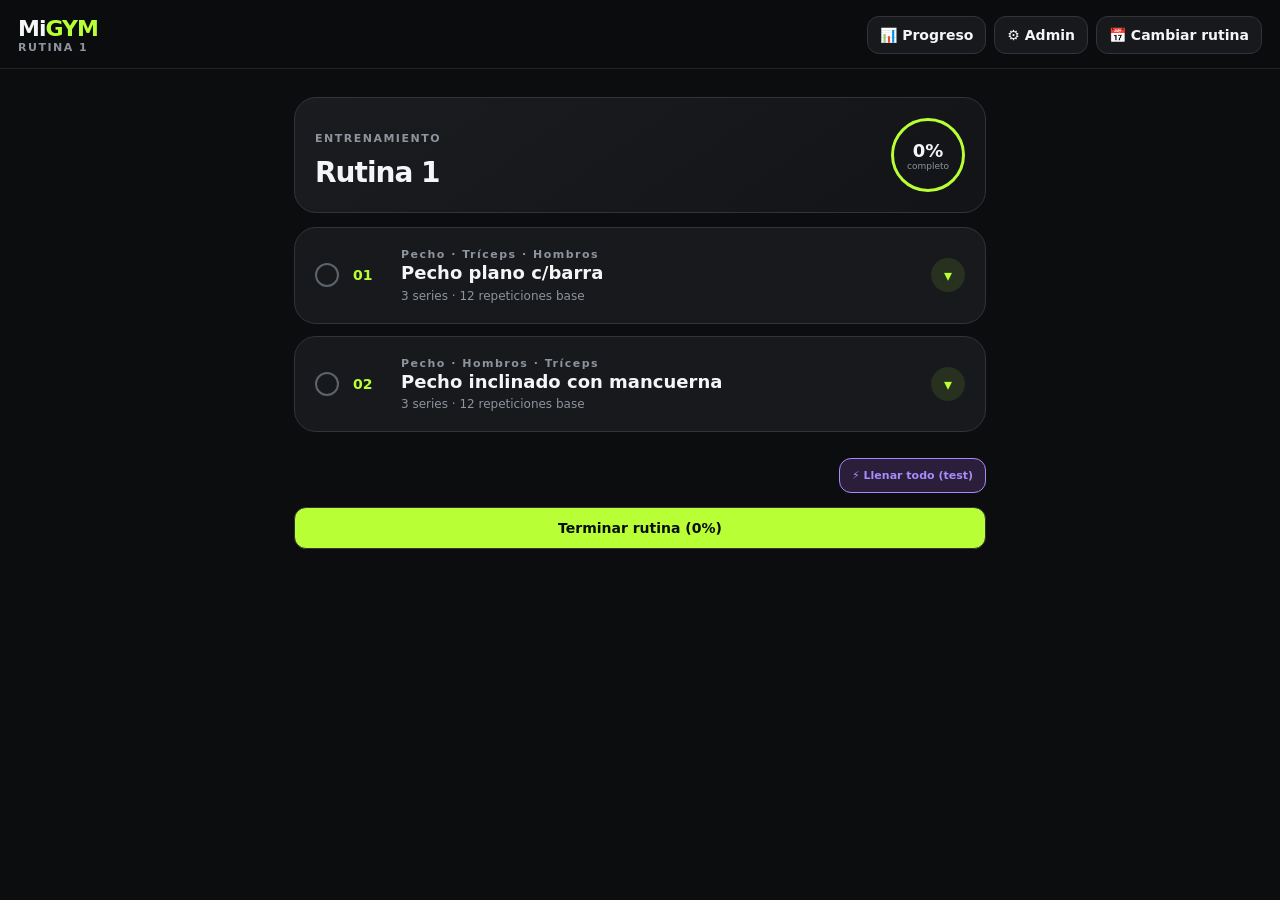
<file: index.html>
<!DOCTYPE html>
<html lang="es">
<head>
  <meta charset="UTF-8">
  <meta name="viewport" content="width=device-width, initial-scale=1.0, viewport-fit=cover">
  <title>MiGym - Usuario / Admin</title>
  <link rel="stylesheet" href="css/styles.css">
</head>
<body>

<header class="topbar">
  <div>
    <div class="brand">Mi<span>GYM</span></div>
    <div id="dayLabel" class="subtitle">RUTINA 1</div>
  </div>
  <div style="display:flex;gap:8px;flex-wrap:wrap;">
    <button id="progressToggleBtn" class="day-button" type="button">📊 Progreso</button>
    <button id="modeToggle" class="day-button" type="button">⚙️ Admin</button>
    <button id="dayButton" class="day-button" type="button">📅 Cambiar rutina</button>
  </div>
</header>

<main class="app">

  <!-- VISTA PROGRESO -->
  <div id="progressView" class="hidden">

    <article id="profileCard" class="exercise-card collapsed">
      <div class="exercise-head" id="profileHead">
        <div class="card-icon">👤</div>
        <div class="exercise-number"></div>
        <div class="exercise-title">
          <div class="group">PERFIL</div>
          <h2 id="profileDisplayName">Sin nombre</h2>
          <p id="profileDisplayNick">—</p>
        </div>
        <div id="profileChevron" class="exercise-chevron">▾</div>
      </div>

      <div class="series-container" id="profileBody">
        <div class="set-row" style="cursor:default;">
          <div class="set-info" style="flex:1;">
            <strong>Nombre</strong>
            <input type="text" id="profileName" placeholder="Tu nombre" class="weight-input" style="width:100%; margin-top:4px;" />
          </div>
        </div>
        <div class="set-row" style="cursor:default;">
          <div class="set-info" style="flex:1;">
            <strong>Apodo</strong>
            <input type="text" id="profileNick" placeholder="Cómo te dicen" class="weight-input" style="width:100%; margin-top:4px;" />
          </div>
        </div>
        <div class="set-row" style="cursor:default;">
          <div class="set-info" style="flex:1;">
            <strong>Sexo</strong>
            <select id="profileSex" class="weight-input" style="width:100%; margin-top:4px;">
              <option value="">—</option>
              <option value="M">Masculino</option>
              <option value="F">Femenino</option>
              <option value="O">Otro / prefiero no decir</option>
            </select>
          </div>
        </div>
        <div class="set-row" style="cursor:default;">
          <div class="set-info" style="flex:1;">
            <strong>Altura (cm)</strong>
            <input type="number" id="profileHeight" placeholder="178" class="weight-input" style="width:100%; margin-top:4px;" />
          </div>
        </div>
        <div class="set-row" style="cursor:default;">
          <div class="set-info" style="flex:1;">
            <strong>Año de nacimiento</strong>
            <input type="number" id="profileBirthYear" placeholder="1988" class="weight-input" style="width:100%; margin-top:4px;" />
          </div>
        </div>
        <div class="set-row" style="cursor:default;">
          <div class="set-info" style="flex:1;">
            <strong>Objetivo</strong>
            <select id="profileGoal" class="weight-input" style="width:100%; margin-top:4px;">
              <option value="">—</option>
              <option value="bajar">Bajar de peso</option>
              <option value="mantener">Mantener</option>
              <option value="subir">Subir de peso</option>
            </select>
          </div>
        </div>

        <button id="saveProfileBtn" class="collapse-button" type="button" style="margin-top:10px;">
          Guardar perfil
        </button>
      </div>
    </article>

    <article id="weightCard" class="exercise-card collapsed" style="margin-top:12px;">
      <div class="exercise-head" id="weightHead">
        <div class="card-icon">⚖️</div>
        <div class="exercise-number"></div>
        <div class="exercise-title">
          <div class="group">PESO</div>
          <h2 id="weightCurrent">—</h2>
          <p id="weightLastDate">Sin registros</p>
        </div>
        <div id="weightChevron" class="exercise-chevron">▾</div>
      </div>

      <div class="series-container" id="weightBody" style="padding-top:10px;">
        <div id="weightGoalMessage" style="display:none; margin-bottom:10px; padding:10px 12px; border-radius:10px; background:var(--bg); font-size:13px;"></div>
        <button id="registerWeightBtn" class="collapse-button" type="button" style="background:var(--accent); color:#0c0d0f;">
          + Registrar peso
        </button>
      </div>
    </article>

    <section class="progress-panel-card" style="margin-top:12px;">
      <h2>Calendario de Actividad</h2>

      <div class="month-navigator">
        <button id="prevMonthBtn" class="day-button" type="button">◀ Anterior</button>
        <span id="monthLabel"></span>
        <button id="nextMonthBtn" class="day-button" type="button">Siguiente ▶</button>
      </div>

      <p style="color: var(--muted); font-size: 0.85rem;">Haz clic en cualquier día del mes para ver el detalle de la rutina guardada:</p>
      <div class="heatmap-head" id="heatmapHead">
        <span>Dom</span>
        <span>Lun</span>
        <span>Mar</span>
        <span>Mié</span>
        <span>Jue</span>
        <span>Vie</span>
        <span>Sáb</span>
      </div>
      <div class="heatmap-grid" id="heatmapContainer"></div>

      <div class="heatmap-legend">
        <div class="legend-item"><span class="legend-swatch legend-rest"></span>Descanso</div>
        <div class="legend-item"><span class="legend-swatch legend-incomplete"></span>Incompleta</div>
        <div class="legend-item"><span class="legend-swatch legend-completed"></span>Completa</div>
        <div class="legend-item"><span class="legend-swatch legend-extras"></span>Con extras</div>
      </div>

      <button id="todayBtn" class="day-button" type="button" style="width:100%; margin-top:12px;">📍 Ir a hoy</button>
    </section>

    <section class="progress-panel-card">
      <h2>Evolución de Peso</h2>
      <div id="weightChartContainer" style="margin-top:12px;"></div>
    </section>

    <article id="evolutionCard" class="exercise-card collapsed" style="margin-top:12px;">
      <div class="exercise-head" id="evolutionHead">
        <div class="card-icon">📈</div>
        <div class="exercise-number"></div>
        <div class="exercise-title">
          <div class="group">EVOLUCIÓN</div>
          <h2>Progreso por ejercicio</h2>
          <p id="evolutionSummarySubtitle">Tocá para ver tu evolución</p>
        </div>
        <div id="evolutionChevron" class="exercise-chevron">▾</div>
      </div>

      <div class="series-container" id="evolutionBody" style="padding-top:10px;">
        <div id="evolutionFrequencyContainer"></div>

        <div style="margin-top:12px; display:flex; align-items:center; justify-content:space-between; gap:8px; flex-wrap:wrap;">
          <label for="evolutionGroupFilter" style="font-size:12px; font-weight:700; color:var(--muted);">Grupo principal:</label>
          <select id="evolutionGroupFilter" class="weight-input" style="flex:1; min-width:150px; padding:8px 10px; font-size:13px;">
            <option value="Todos">Todos</option>
          </select>
        </div>

        <div id="evolutionExercisesContainer" style="margin-top:12px;"></div>
      </div>
    </article>
  </div>

  <!-- VISTA USUARIO (RUTINA) -->
  <div id="userView">
    <section class="progress-card">
      <div>
        <p class="eyebrow">ENTRENAMIENTO</p>
        <h1 id="routineTitle">Rutina 1</h1>
      </div>
      <div class="progress-ring">
        <strong id="progressPercent">0%</strong>
        <span>completo</span>
      </div>
    </section>

    <section id="exerciseList" class="exercise-list"></section>

    <section id="extrasList" class="extras-list"></section>

    <div id="devToolsRow" style="margin-top:12px; text-align:right;">
      <button id="fillAllBtn" class="day-button" type="button" style="background: #2a1e3a; color: #a78bfa; border-color: #a78bfa; font-size: 11px;">⚡ Llenar todo (test)</button>
    </div>

    <div id="extrasActions" class="extras-actions hidden">
      <button id="addExtraBtn" class="day-button" type="button" style="background: var(--violet); color:#0c0d0f; width:100%;">⚡ Agregar extra</button>
    </div>

    <div class="routine-actions-footer">
      <button id="finishRoutineBtn" class="day-button" type="button" style="background: var(--accent); color:#0c0d0f; width:100%; text-align:center; font-weight:800;">Terminar rutina</button>
    </div>

    <section id="finishCard" class="finish-card hidden">
      <div class="finish-icon">✓</div>
      <h2>¡Rutina completada!</h2>
      <p>Terminaste todas las series de hoy. ¡Excelente trabajo!</p>
      <button id="resetButton" class="secondary-button" type="button">Reiniciar rutina actual</button>
    </section>
  </div>

  <!-- VISTA ADMIN -->
  <div id="adminView" class="hidden" style="display:grid; gap:12px;">

    <!-- 1. Rutinas -->
    <article id="adminRoutinesCard" class="exercise-card collapsed">
      <div class="exercise-head" id="adminRoutinesHead">
        <div class="card-icon">📅</div>
        <div class="exercise-number"></div>
        <div class="exercise-title">
          <div class="group">ADMIN</div>
          <h2>Rutinas</h2>
          <p>Crear, editar o eliminar rutinas</p>
        </div>
        <div id="adminRoutinesChevron" class="exercise-chevron">▾</div>
      </div>

      <div class="series-container" id="adminRoutinesBody" style="padding-top:10px; padding-bottom:14px;">
        <button id="addRoutineBtn" class="day-button" type="button" style="margin-bottom:12px;">+ Crear rutina</button>

        <div class="admin-subpanel">
          <div id="routineListAdmin"></div>
        </div>

        <div id="routineForm" class="admin-form hidden">
          <h3 id="formTitle">Nueva rutina</h3>

          <label for="routineName">Nombre</label>
          <input type="text" id="routineName" name="routineName" placeholder="Ej: Rutina 1" />

          <label for="routineExerciseType">Tipo</label>
          <select id="routineExerciseType" name="routineExerciseType" style="width:100%;"></select>

          <label for="exerciseSelector">Ejercicio</label>
          <div style="display:flex;gap:10px;flex-wrap:wrap;">
            <select id="exerciseSelector" name="exerciseSelector" style="flex:1;min-width:200px;"></select>
            <button id="addExerciseBtn" class="day-button" type="button" style="padding:8px 16px;">+ Agregar</button>
          </div>
          <div id="routineExercisesList"></div>
          <div class="admin-actions">
            <button id="submitRoutine" class="save-btn" type="button">Guardar rutina</button>
            <button id="cancelRoutine" class="cancel-btn" type="button">Cancelar</button>
          </div>
        </div>
      </div>
    </article>

    <!-- 2. Tiempo de descanso -->
    <article id="adminRestTimeCard" class="exercise-card collapsed">
      <div class="exercise-head" id="adminRestTimeHead">
        <div class="card-icon">⏱️</div>
        <div class="exercise-number"></div>
        <div class="exercise-title">
          <div class="group">ADMIN</div>
          <h2>Tiempo de descanso</h2>
          <p>Segundos del temporizador entre series</p>
        </div>
        <div id="adminRestTimeChevron" class="exercise-chevron">▾</div>
      </div>

      <div class="series-container" id="adminRestTimeBody" style="padding-top:10px; padding-bottom:14px;">
        <div class="admin-subpanel">
          <div style="display:flex;gap:10px;align-items:center;flex-wrap:wrap;">
            <label for="restInput" style="display:none;">Segundos de descanso</label>
            <input type="number" id="restInput" name="restSeconds" value="60" style="width:80px;background:var(--card);border:1px solid var(--line);color:var(--text);padding:8px;border-radius:8px;" aria-label="Segundos de descanso" />
            <span>segundos</span>
            <button id="saveRest" class="day-button" type="button">Guardar</button>
          </div>
        </div>
      </div>
    </article>

    <!-- 3. Paleta de colores -->
    <article id="adminPaletteCard" class="exercise-card collapsed">
      <div class="exercise-head" id="adminPaletteHead">
        <div class="card-icon">🎨</div>
        <div class="exercise-number"></div>
        <div class="exercise-title">
          <div class="group">ADMIN</div>
          <h2>Paleta de colores</h2>
          <p>Personalizá los colores de la app</p>
        </div>
        <div id="adminPaletteChevron" class="exercise-chevron">▾</div>
      </div>

      <div class="series-container" id="adminPaletteBody" style="padding-top:10px; padding-bottom:14px;">
        <p style="color:var(--muted); font-size:0.85rem; margin-top:0; margin-bottom:10px;">Elegí una paleta para personalizar la app. Se guarda en este dispositivo y entra en el respaldo JSON.</p>
        <div id="paletteOptions" class="palette-list"></div>
        <div id="randomPaletteStatus" style="color:var(--muted); font-size:12px; margin-top:8px;"></div>
        <button id="savePaletteBtn" class="day-button" type="button" style="margin-top:12px;">Guardar paleta</button>
      </div>
    </article>

    <!-- 4. Días de descanso -->
    <article id="adminRestDaysCard" class="exercise-card collapsed">
      <div class="exercise-head" id="adminRestDaysHead">
        <div class="card-icon">💤</div>
        <div class="exercise-number"></div>
        <div class="exercise-title">
          <div class="group">ADMIN</div>
          <h2>Días de descanso</h2>
          <p>Días de la semana sin entrenamiento</p>
        </div>
        <div id="adminRestDaysChevron" class="exercise-chevron">▾</div>
      </div>

      <div class="series-container" id="adminRestDaysBody" style="padding-top:10px; padding-bottom:14px;">
        <div class="admin-subpanel">
          <p style="color:var(--muted); font-size:0.85rem; margin-top:0; margin-bottom:12px;">Marcá los días que NO entrenás. Los cambios no afectan los días pasados.</p>
          <div id="restDaysGrid" style="display:grid; grid-template-columns: repeat(auto-fit, minmax(100px, 1fr)); gap:10px;">
            <label style="display:flex; align-items:center; gap:8px; padding:8px; background:var(--card); border:1px solid var(--line); border-radius:8px; cursor:pointer;">
              <input type="checkbox" id="restDay_1" value="1" /> Lunes
            </label>
            <label style="display:flex; align-items:center; gap:8px; padding:8px; background:var(--card); border:1px solid var(--line); border-radius:8px; cursor:pointer;">
              <input type="checkbox" id="restDay_2" value="2" /> Martes
            </label>
            <label style="display:flex; align-items:center; gap:8px; padding:8px; background:var(--card); border:1px solid var(--line); border-radius:8px; cursor:pointer;">
              <input type="checkbox" id="restDay_3" value="3" /> Miércoles
            </label>
            <label style="display:flex; align-items:center; gap:8px; padding:8px; background:var(--card); border:1px solid var(--line); border-radius:8px; cursor:pointer;">
              <input type="checkbox" id="restDay_4" value="4" /> Jueves
            </label>
            <label style="display:flex; align-items:center; gap:8px; padding:8px; background:var(--card); border:1px solid var(--line); border-radius:8px; cursor:pointer;">
              <input type="checkbox" id="restDay_5" value="5" /> Viernes
            </label>
            <label style="display:flex; align-items:center; gap:8px; padding:8px; background:var(--card); border:1px solid var(--line); border-radius:8px; cursor:pointer;">
              <input type="checkbox" id="restDay_6" value="6" /> Sábado
            </label>
            <label style="display:flex; align-items:center; gap:8px; padding:8px; background:var(--card); border:1px solid var(--line); border-radius:8px; cursor:pointer;">
              <input type="checkbox" id="restDay_0" value="0" /> Domingo
            </label>
          </div>
          <button id="saveRestDaysBtn" class="day-button" type="button" style="margin-top:12px;">Guardar días de descanso</button>
        </div>
      </div>
    </article>

    <!-- 5. Respaldo de datos (Exportar / Importar JSON) -->
    <article id="adminBackupCard" class="exercise-card collapsed">
      <div class="exercise-head" id="adminBackupHead">
        <div class="card-icon">💾</div>
        <div class="exercise-number"></div>
        <div class="exercise-title">
          <div class="group">ADMIN</div>
          <h2>Respaldo de datos (Exportar / Importar JSON)</h2>
          <p>Copia de seguridad y restauración</p>
        </div>
        <div id="adminBackupChevron" class="exercise-chevron">▾</div>
      </div>

      <div class="series-container" id="adminBackupBody" style="padding-top:10px; padding-bottom:14px;">
        <div class="admin-subpanel">
          <p style="color:var(--muted); font-size:0.85rem; margin-top:0; margin-bottom:12px;">Exporta todo tu progreso, rutinas y configuración a un archivo JSON para cargarlo en otro celular o navegador.</p>
          <div style="display:flex; gap:10px; flex-wrap:wrap;">
            <button id="btnExportar" class="day-button" type="button" style="background:var(--card-2);">📥 Respaldo (JSON)</button>
            <button id="btnImportar" class="day-button" type="button" style="background:var(--accent); color:#0c0d0f;">📤 Cargar Datos</button>
            <input type="file" id="inputImportar" name="inputImportar" accept=".json" style="display: none;" aria-label="Cargar archivo de copia de seguridad" />
          </div>
        </div>
      </div>
    </article>

  </div>
</main>

<!-- MODALES -->

<div id="dayModal" class="modal hidden">
  <div class="modal-box">
    <div class="modal-header">
      <h2>Elegir rutina</h2>
      <button id="closeModal" class="icon-button" type="button" aria-label="Cerrar modal">×</button>
    </div>
    <div id="dayOptions" class="day-options"></div>
  </div>
</div>

<div id="historyModal" class="modal hidden">
  <div class="modal-box">
    <div class="modal-header">
      <h2 id="historyModalTitle">Detalle del día</h2>
      <button id="closeHistoryModal" class="icon-button" type="button" aria-label="Cerrar modal de historial">×</button>
    </div>
    <div id="historyModalContent" style="margin-top: 15px; font-size: 14px; max-height: 320px; overflow-y: auto; color: var(--muted);"></div>
  </div>
</div>

<div id="weightModal" class="modal hidden">
  <div class="modal-box">
    <div class="modal-header">
      <h2>Registrar peso</h2>
      <button id="closeWeightModal" class="icon-button" type="button" aria-label="Cerrar modal de peso">×</button>
    </div>
    <div style="margin-top:15px; display:grid; gap:12px;">
      <label for="weightDate" style="font-weight:700; font-size:0.85rem;">Fecha</label>
      <input type="date" id="weightDate" name="weightDate" style="background:#0c0d0f;border:1px solid var(--line);color:#fff;padding:10px;border-radius:10px;" />

      <label for="weightKg" style="font-weight:700; font-size:0.85rem;">Peso (kg)</label>
      <input type="number" id="weightKg" name="weightKg" step="0.1" placeholder="82.5" style="background:#0c0d0f;border:1px solid var(--line);color:#fff;padding:10px;border-radius:10px;" />

      <label for="weightNote" style="font-weight:700; font-size:0.85rem;">Nota (opcional)</label>
      <input type="text" id="weightNote" name="weightNote" placeholder="en ayunas, post-entreno..." style="background:#0c0d0f;border:1px solid var(--line);color:#fff;padding:10px;border-radius:10px;" />

      <button id="saveWeightBtn" class="save-btn" type="button" style="padding:12px; border-radius:10px; border:none; font-weight:700;">Guardar peso</button>
    </div>
  </div>
</div>

<!-- Modal: cambiar ejercicio de la rutina -->
<div id="replaceExerciseModal" class="modal hidden">
  <div class="modal-box">
    <div class="modal-header">
      <h2>Cambiar ejercicio</h2>
      <button id="closeReplaceModal" class="icon-button" type="button" aria-label="Cerrar modal">×</button>
    </div>
    <div style="margin-top:15px; display:grid; gap:12px;">
      <label for="replaceTypeSelector" style="font-weight:700; font-size:0.85rem;">Tipo</label>
      <select id="replaceTypeSelector" style="background:#0c0d0f;border:1px solid var(--line);color:#fff;padding:10px;border-radius:10px;"></select>

      <label for="replaceExerciseSelector" style="font-weight:700; font-size:0.85rem;">Ejercicio</label>
      <select id="replaceExerciseSelector" style="background:#0c0d0f;border:1px solid var(--line);color:#fff;padding:10px;border-radius:10px;"></select>

      <div style="display:flex; gap:10px; margin-top:5px;">
        <button id="confirmReplaceBtn" class="save-btn" type="button" style="flex:1; padding:12px; border-radius:10px; border:none; font-weight:700;">Cambiar</button>
        <button id="cancelReplaceBtn" class="cancel-btn" type="button" style="flex:1; padding:12px; border-radius:10px; border:none; font-weight:700; background:var(--line); color:var(--text);">Cancelar</button>
      </div>
    </div>
  </div>
</div>

<div id="timerOverlay" class="timer-overlay hidden">
  <div class="timer-box">
    <p class="eyebrow">DESCANSO</p>
    <div id="timerValue" class="timer">01:00</div>
    <p id="timerMessage">Recuperá fuerzas para la siguiente serie.</p>
    <div class="timer-actions">
      <button id="addTime" class="timer-small" type="button">+15 s</button>
      <button id="pauseTimer" class="timer-main" type="button">Pausar</button>
      <button id="skipTimer" class="timer-small" type="button">Saltar</button>
    </div>
  </div>
</div>

<script src="js/core.js"></script>
<script src="js/routine.js"></script>
<script src="js/admin.js"></script>
<script src="js/progress.js"></script>
<script src="js/apps.js"></script>
</body>
</html>
</file>
<file: css/styles.css>
* { box-sizing: border-box; }
:root {
  --bg: #0c0d0f;
  --card: #17191d;
  --card-2: #202329;
  --text: #f4f5f6;
  --muted: #8e949d;
  --line: #30343b;
  --accent: #b8ff35;
  --accent-dark: #8fc91e;
  --success: #22c55e;
  --warning: #eab308;
  --violet: #a78bfa;
  --violet-dark: #7c5cf0;
  --rest-day: #1a1d22;
}
html { scroll-behavior: smooth; }
body {
  margin: 0;
  min-height: 100vh;
  background: var(--bg);
  color: var(--text);
  font-family: Inter, system-ui, sans-serif;
}
button, input { font: inherit; }
button { cursor: pointer; }

.topbar {
  position: sticky;
  top: 0;
  z-index: 20;
  display: flex;
  justify-content: space-between;
  align-items: center;
  padding: 16px 18px 14px;
  background: rgba(12,13,15,.94);
  backdrop-filter: blur(14px);
  border-bottom: 1px solid #202328;
  flex-wrap: wrap;
  gap: 10px;
}
.brand { font-size: 22px; font-weight: 900; letter-spacing: -1px; }
.brand span { color: var(--accent); }
.subtitle, .eyebrow, .group {
  color: var(--muted);
  font-size: 11px;
  font-weight: 800;
  letter-spacing: 1.5px;
}
.day-button {
  border: 1px solid var(--line);
  color: var(--text);
  background: var(--card);
  border-radius: 12px;
  padding: 10px 12px;
  font-weight: 700;
  text-decoration: none;
  font-size: 14px;
  transition: 0.2s;
}
.day-button:hover { background: var(--card-2); }
.day-button.active { background: var(--accent); color: #0c0d0f; border-color: var(--accent); }

.app {
  width: min(100%, 720px);
  margin: auto;
  padding: 18px 14px 50px;
}

.progress-card {
  display: flex;
  justify-content: space-between;
  align-items: center;
  gap: 18px;
  padding: 20px;
  margin-bottom: 14px;
  border: 1px solid var(--line);
  border-radius: 22px;
  background: linear-gradient(145deg, #1a1c20, #121417);
}
.progress-card h1 { margin: 5px 0 0; font-size: 28px; letter-spacing: -1px; }
.progress-ring {
  min-width: 74px;
  height: 74px;
  display: grid;
  place-items: center;
  align-content: center;
  border: 3px solid var(--accent);
  border-radius: 50%;
}
.progress-ring strong { font-size: 18px; }
.progress-ring span { color: var(--muted); font-size: 9px; }

.progress-panel-card {
  background: var(--card);
  border: 1px solid var(--line);
  border-radius: 20px;
  padding: 20px;
  margin-bottom: 20px;
}

/* ====== INPUTS DE SERIE (peso + reps) ====== */
.set-inputs {
  display: flex;
  gap: 6px;
  margin-top: 4px;
  align-items: center;
}
.set-inputs .weight-input {
  width: 60px;
  padding: 4px 6px;
  font-size: 12px;
  text-align: center;
}
.set-inputs .set-times {
  color: var(--muted);
  font-size: 12px;
  padding: 0 2px;
}

/* Botón eliminar serie */
.remove-set-btn {
  background: rgba(255, 68, 68, 0.12);
  color: #ff8888;
  border: 1px solid rgba(255, 68, 68, 0.25);
  width: 26px;
  height: 26px;
  border-radius: 6px;
  font-weight: bold;
  cursor: pointer;
  transition: 0.2s;
  display: grid;
  place-items: center;
  flex-shrink: 0;
}
.remove-set-btn:hover {
  background: #ff4444;
  color: white;
}

/* Botón agregar serie al final de un ejercicio */
.add-set-btn {
  width: 100%;
  padding: 8px;
  margin-top: 4px;
  border: 1px dashed var(--line);
  border-radius: 10px;
  background: transparent;
  color: var(--muted);
  font-size: 12px;
  font-weight: 700;
  cursor: pointer;
  transition: 0.2s;
}
.add-set-btn:hover {
  border-color: var(--accent);
  color: var(--accent);
  background: rgba(184, 255, 53, 0.04);
}

/* ====== HEATMAP ====== */
.heatmap-head {
  display: grid;
  grid-template-columns: repeat(7, 1fr);
  gap: 6px;
  margin-top: 15px;
  margin-bottom: 6px;
}
.heatmap-head span {
  text-align: center;
  font-size: 11px;
  font-weight: 800;
  color: var(--muted);
  letter-spacing: 0.5px;
  text-transform: uppercase;
}

.heatmap-grid {
  display: grid;
  grid-template-columns: repeat(7, 1fr);
  gap: 6px;
  margin-top: 0;
}
.heatmap-day {
  aspect-ratio: 1 / 1;
  background-color: var(--line);
  border-radius: 6px;
  display: flex;
  flex-direction: column;
  align-items: center;
  justify-content: center;
  gap: 2px;
  font-weight: bold;
  color: var(--muted);
  cursor: pointer;
  transition: 0.2s;
  padding: 4px 2px;
  position: relative;
  overflow: hidden;
}

.heatmap-day:hover { border: 1px solid var(--accent); }
.heatmap-day.completed { background-color: var(--success); color: #fff; }
.heatmap-day.incomplete { background-color: var(--warning); color: #0c0d0f; }

.heatmap-day.has-extras {
  background-color: var(--violet);
  color: #0c0d0f;
}

/* Día de descanso sin sesión: gris oscuro + rayita diagonal */
.heatmap-day.rest-day {
  background-color: var(--rest-day);
  color: #555b64;
  background-image: repeating-linear-gradient(
    45deg,
    transparent,
    transparent 4px,
    rgba(255,255,255,0.05) 4px,
    rgba(255,255,255,0.05) 6px
  );
}

/* Celdas del mes anterior / siguiente: atenuadas y no clickeables */
.heatmap-day.heatmap-other-month {
  background: transparent;
  border: 1px solid var(--line);
  opacity: 0.25;
  cursor: default;
  pointer-events: none;
}
.heatmap-day.heatmap-other-month .hm-num {
  color: var(--muted);
  font-size: 12px;
  font-weight: 400;
}

.heatmap-day.today { outline: 2px solid var(--accent); outline-offset: 1px; }

.heatmap-day .hm-num {
  font-size: 14px;
  font-weight: 900;
  line-height: 1.1;
}

.heatmap-day .hm-icon {
  font-size: 12px;
  line-height: 1;
  margin-top: 2px;
}

.heatmap-legend {
  display: flex;
  flex-wrap: wrap;
  gap: 14px 18px;
  margin-top: 14px;
  padding-top: 12px;
  border-top: 1px solid var(--line);
}
.legend-item {
  display: flex;
  align-items: center;
  gap: 6px;
  font-size: 12px;
  color: var(--muted);
}
.legend-swatch {
  width: 14px;
  height: 14px;
  border-radius: 4px;
  flex-shrink: 0;
}
.legend-completed { background-color: var(--success); }
.legend-extras { background-color: var(--violet); }
.legend-incomplete { background-color: var(--warning); }
.legend-rest {
  background-color: var(--rest-day);
  background-image: repeating-linear-gradient(
    45deg,
    transparent,
    transparent 3px,
    rgba(255,255,255,0.10) 3px,
    rgba(255,255,255,0.10) 5px
  );
  border: 1px solid var(--line);
}

/* ====== LEYENDA DEL HEATMAP ====== */
.heatmap-legend {
  display: grid;
  grid-template-columns: repeat(2, 1fr);
  gap: 10px 14px;
  margin-top: 14px;
  padding: 12px 14px;
  background: var(--bg);
  border-radius: 10px;
}

@media (min-width: 480px) {
  .heatmap-legend {
    grid-template-columns: repeat(4, 1fr);
  }
}

.legend-item {
  display: flex;
  align-items: center;
  gap: 8px;
  font-size: 12px;
  color: var(--muted);
}

.legend-swatch {
  width: 14px;
  height: 14px;
  border-radius: 4px;
  flex-shrink: 0;
}

.legend-completed {
  background-color: var(--success);
}

.legend-extras {
  background-color: var(--violet);
}

.legend-incomplete {
  background-color: var(--warning);
}

.legend-rest {
  background-color: var(--rest-day);
  background-image: repeating-linear-gradient(
    45deg,
    transparent,
    transparent 3px,
    rgba(255,255,255,0.10) 3px,
    rgba(255,255,255,0.10) 5px
  );
  border: 1px solid var(--line);
}

/* ====== LISTA DE EJERCICIOS ====== */
.exercise-list { display: grid; gap: 12px; }
.exercise-card {
  overflow: hidden;
  border: 1px solid var(--line);
  border-radius: 20px;
  background: var(--card);
  transition: all 0.3s ease;
}
.exercise-card.completed-exercise {
  border-color: var(--accent-dark);
  opacity: 0.7;
}

/* ====== CABECERA DE TARJETA (ejercicio, perfil, peso) ====== */
.exercise-head {
  display: grid;
  grid-template-columns: 28px 38px 1fr 34px;
  gap: 10px;
  align-items: center;
  padding: 17px 16px 14px;
  cursor: pointer;
  user-select: none;
}
.exercise-number { color: var(--accent); font-weight: 900; font-size: 14px; }
.exercise-title h2 { margin: 2px 0 5px; font-size: 18px; line-height: 1.15; }
.exercise-title p { margin: 0; color: var(--muted); font-size: 12px; }

/* Círculo de estado del ejercicio (a la izquierda) */
.exercise-status {
  width: 24px;
  height: 24px;
  display: grid;
  place-items: center;
  border: 2px solid #5c636c;
  border-radius: 50%;
  color: transparent;
  font-weight: 900;
  font-size: 13px;
  transition: 0.25s;
}
.exercise-status.done {
  background: var(--accent);
  border-color: var(--accent);
  color: #0c0d0f;
}

/* Ícono decorativo (perfil, peso) sin el círculo */
.card-icon {
  font-size: 20px;
  display: grid;
  place-items: center;
  line-height: 1;
}

/* Flechita de colapso (perfil, peso, ejercicios) */
.exercise-chevron {
  width: 34px;
  height: 34px;
  display: grid;
  place-items: center;
  font-size: 16px;
  font-weight: 900;
  color: var(--accent);
  border-radius: 50%;
  transition: 0.2s;
  background: rgba(184, 255, 53, 0.10);
}
.exercise-chevron:hover {
  background: var(--accent);
  color: #0c0d0f;
}

/* ====== GIF CONTAINER ====== */
.gif-container {
  position: relative;
  padding: 8px 16px;
  background: #101214;
  border-top: 1px solid var(--line);
  border-bottom: 1px solid var(--line);
  display: flex;
  justify-content: center;
  align-items: center;
  min-height: 120px;
}
.exercise-gif {
  max-width: 100%;
  max-height: 150px;
  border-radius: 12px;
  object-fit: contain;
  background: #0a0b0d;
}
.change-image-btn {
  position: absolute;
  right: 20px;
  top: 50%;
  transform: translateY(-50%);
  background: var(--card-2);
  border: 1px solid var(--line);
  color: var(--text);
  width: 36px; height: 36px;
  border-radius: 50%;
  font-size: 18px;
  font-weight: bold;
  cursor: pointer;
  transition: 0.2s;
}
.change-image-btn:hover { background: var(--accent); color: #0c0d0f; }

/* Contenedor de botones sobre el GIF (cambiar imagen + cambiar ejercicio) */
.gif-actions {
  position: absolute;
  right: 20px;
  top: 50%;
  transform: translateY(-50%);
  display: flex;
  flex-direction: column;
  gap: 8px;
}
.gif-actions .change-image-btn,
.gif-actions .replace-exercise-btn {
  position: static;
  transform: none;
  width: 36px;
  height: 36px;
  border-radius: 50%;
  font-size: 18px;
  font-weight: bold;
  cursor: pointer;
  transition: 0.2s;
  display: grid;
  place-items: center;
  background: var(--card-2);
  border: 1px solid var(--line);
  color: var(--text);
}
.gif-actions .change-image-btn:hover { background: var(--accent); color: #0c0d0f; }
.gif-actions .replace-exercise-btn:hover { background: var(--violet); color: #0c0d0f; }

/* ====== SERIES ====== */
.series-container { padding: 0 12px 6px; }
.set-row {
  min-height: 62px;
  display: flex;
  align-items: center;
  gap: 12px;
  margin-bottom: 7px;
  padding: 10px 12px;
  border: 1px solid var(--line);
  border-radius: 15px;
  background: var(--card-2);
  transition: .18s ease;
  cursor: pointer;
}
.set-row:hover { border-color: var(--accent-dark); }
.set-row.checked { border-color: var(--accent-dark); background: rgba(184,255,53,.08); }
.set-row input[type="checkbox"] {
  position: absolute;
  opacity: 0;
  pointer-events: none;
}
.fake-check {
  width: 28px; height: 28px; flex: 0 0 28px;
  display: grid; place-items: center;
  border: 2px solid #5c636c; border-radius: 8px;
  color: transparent; font-weight: 1000;
  transition: 0.2s;
}
.set-row.checked .fake-check { background: var(--accent); border-color: var(--accent); color: #0c0d0f; }
.set-info {
  display: flex;
  flex-direction: column;
  gap: 2px;
  flex: 1;
}
.set-info strong { font-size: 14px; }
.set-info small { color: var(--muted); font-size: 11px; }
.weight-input {
  background: #0c0d0f;
  border: 1px solid var(--line);
  color: var(--text);
  padding: 4px 8px;
  border-radius: 6px;
  width: 100px;
  font-size: 12px;
}
.weight-input:focus { outline: 1px solid var(--accent); }
.set-state { color: var(--muted); font-size: 9px; font-weight: 900; }
.set-row.checked .set-state { color: var(--accent); }

/* Hint "Última vez: X kg" debajo del input de peso */
.last-weight-hint {
  color: var(--muted);
  font-size: 10px;
  font-style: italic;
  margin-top: 2px;
  display: block;
}

/* ====== CARDS DE EXTRA ====== */
.extras-list { display: grid; gap: 12px; margin-top: 14px; }

.extra-card {
  border: 1px solid var(--violet);
  background: linear-gradient(145deg, #1e1a29, #17191d);
}
.extra-card .group { color: var(--violet); }
.extra-card .card-icon {
  color: var(--violet);
  font-size: 20px;
}

.extra-head {
  display: grid;
  grid-template-columns: 28px 1fr 40px;
  gap: 12px;
  align-items: center;
  padding: 14px 16px;
}
.extra-head .exercise-title h2 { margin: 2px 0 3px; font-size: 16px; }
.extra-head .exercise-title p { margin: 0; color: var(--muted); font-size: 12px; }

.remove-extra-btn {
  background: rgba(255, 68, 68, 0.15);
  color: #ff8888;
  border: 1px solid rgba(255, 68, 68, 0.3);
  width: 32px;
  height: 32px;
  border-radius: 8px;
  font-weight: bold;
  cursor: pointer;
  transition: 0.2s;
  display: grid;
  place-items: center;
}
.remove-extra-btn:hover {
  background: #ff4444;
  color: white;
}

.extra-selectors {
  padding: 0 16px 14px;
}
.extra-selectors select {
  width: 100%;
  background: #0c0d0f;
  border: 1px solid var(--line);
  color: var(--text);
  padding: 10px;
  border-radius: 10px;
  font-size: 14px;
}
.extra-selectors select:focus { outline: 1px solid var(--violet); }

.extra-set {
  background: rgba(167, 139, 250, 0.06);
  border-color: rgba(167, 139, 250, 0.3);
}
.extra-set.checked {
  background: rgba(167, 139, 250, 0.15);
  border-color: var(--violet);
}
.extra-set.checked .fake-check {
  background: var(--violet);
  border-color: var(--violet);
  color: #0c0d0f;
}
.extra-set .set-state { color: var(--muted); }
.extra-set.checked .set-state { color: var(--violet); }

.remove-extra-set {
  background: rgba(255, 68, 68, 0.15);
  color: #ff8888;
  border: 1px solid rgba(255, 68, 68, 0.3);
  width: 28px;
  height: 28px;
  border-radius: 6px;
  font-weight: bold;
  cursor: pointer;
  transition: 0.2s;
  display: grid;
  place-items: center;
  flex-shrink: 0;
  margin-left: auto;
}
.remove-extra-set:hover {
  background: #ff4444;
  color: white;
}

.extras-actions { margin-top: 12px; }

/* Botón usado por Perfil, Peso y Admin */
.collapse-button {
  width: 100%;
  padding: 11px;
  border: 0;
  border-radius: 11px;
  background: #272b31;
  color: #dfe2e5;
  font-size: 12px;
  font-weight: 800;
  transition: 0.2s;
}
.collapse-button:hover { background: #3a3f47; }

.exercise-card.collapsed .series-container { display: none; }
.exercise-card.collapsed .gif-container { display: none; }

.finish-card {
  margin-top: 14px;
  padding: 30px 20px;
  text-align: center;
  border: 1px solid var(--accent-dark);
  border-radius: 22px;
  background: rgba(184,255,53,.08);
  animation: fadeIn 0.5s ease;
}
@keyframes fadeIn {
  from { opacity: 0; transform: translateY(20px); }
  to { opacity: 1; transform: translateY(0); }
}
.finish-icon {
  width: 58px; height: 58px;
  display: grid; place-items: center;
  margin: auto;
  border-radius: 50%;
  background: var(--accent);
  color: #0c0d0f;
  font-size: 30px;
  font-weight: 1000;
}
.finish-card h2 { margin: 14px 0 5px; }
.finish-card p { margin: 0 0 18px; color: var(--muted); }

.routine-actions-footer {
  display: flex;
  gap: 10px;
  margin-top: 14px;
}
.routine-actions-footer button {
  flex: 1;
  padding: 12px;
  border-radius: 12px;
  font-weight: bold;
}

.secondary-button {
  border: 1px solid var(--line);
  border-radius: 12px;
  padding: 11px 15px;
  color: var(--text);
  background: var(--card);
  transition: 0.2s;
}
.secondary-button:hover { background: var(--card-2); }
.hidden { display: none !important; }

.modal, .timer-overlay {
  position: fixed;
  inset: 0;
  z-index: 100;
  display: grid;
  place-items: center;
  padding: 20px;
  background: rgba(0,0,0,.72);
  animation: fadeIn 0.3s ease;
}
.modal-box, .timer-box {
  width: min(100%, 420px);
  padding: 20px;
  border: 1px solid var(--line);
  border-radius: 24px;
  background: #17191d;
  box-shadow: 0 25px 80px rgba(0,0,0,.45);
  max-height: 90vh;
  overflow-y: auto;
}
.modal-header {
  display: flex;
  align-items: center;
  justify-content: space-between;
}
.modal-header h2 { margin: 0; font-size: 18px; }
.icon-button {
  width: 38px; height: 38px;
  border: 0;
  border-radius: 50%;
  color: var(--text);
  background: var(--card-2);
  font-size: 25px;
  transition: 0.2s;
}
.icon-button:hover { background: var(--line); }
.day-options { display: grid; gap: 10px; margin-top: 18px; }
.day-options button {
  padding: 16px;
  text-align: left;
  border: 1px solid var(--line);
  border-radius: 14px;
  color: var(--text);
  background: var(--card-2);
  font-weight: 800;
  transition: 0.2s;
  display: flex;
  justify-content: space-between;
  align-items: center;
}
.day-options button:hover { border-color: var(--accent); background: var(--card); }
.day-options button .day-status { font-size: 12px; }

/* Botones guardar/cancelar en modales */
.save-btn {
  background: var(--accent);
  color: #0c0d0f;
  border: none;
  font-weight: 700;
  cursor: pointer;
}
.save-btn:hover { background: var(--accent-dark); }
.cancel-btn {
  background: var(--line);
  color: var(--text);
  border: none;
  font-weight: 700;
  cursor: pointer;
}
.cancel-btn:hover { background: #3a3f47; }

.timer-box { text-align: center; padding: 30px 20px 22px; }
.timer {
  margin: 12px 0 5px;
  color: var(--accent);
  font-size: clamp(68px, 20vw, 110px);
  font-weight: 1000;
  line-height: 1;
  letter-spacing: -5px;
  font-variant-numeric: tabular-nums;
}
.timer-box p:not(.eyebrow) { color: var(--muted); font-size: 13px; }
.timer-actions {
  display: flex;
  justify-content: center;
  align-items: center;
  gap: 12px;
  width: 100%;
  margin-top: 20px;
}
.timer-small, .timer-main {
  min-height: 48px;
  border-radius: 12px;
  font-weight: 900;
  transition: 0.2s;
}
.timer-small { border: 1px solid var(--line); color: var(--text); background: var(--card-2); }
.timer-small:hover { background: var(--line); }
.timer-main { border: 0; color: #0c0d0f; background: var(--accent); }
.timer-main:hover { background: var(--accent-dark); }

/* Admin */
.admin-section {
  margin: 20px 0;
  padding: 20px;
  background: var(--card);
  border-radius: 20px;
  border: 1px solid var(--line);
}
.admin-item {
  display: flex;
  justify-content: space-between;
  align-items: center;
  padding: 12px 0;
  border-bottom: 1px solid var(--line);
  gap: 10px;
}
.admin-item:last-child { border: none; }
.admin-item-actions { display: flex; gap: 6px; }
.admin-item-actions button {
  background: var(--card-2);
  border: 1px solid var(--line);
  color: var(--text);
  padding: 6px 10px;
  border-radius: 8px;
  font-weight: bold;
}
.admin-item-actions button:hover { background: var(--line); }
.admin-item-actions .delete-routine-btn {
  background: rgba(255, 68, 68, 0.15);
  color: #ff6666;
  border-color: rgba(255, 68, 68, 0.3);
}
.admin-item-actions .delete-routine-btn:hover { background: #ff4444; color: white; }

.admin-form {
  margin-top: 15px;
  padding: 15px;
  background: var(--card-2);
  border-radius: 16px;
  display: grid;
  gap: 10px;
}
.admin-form label { font-weight: 700; font-size: 0.8rem; }
.admin-form input, .admin-form select {
  background: #0c0d0f;
  border: 1px solid var(--line);
  color: var(--text);
  padding: 10px;
  border-radius: 10px;
  width: 100%;
}
.admin-form select option { background: var(--card-2); }
.admin-actions { display: flex; gap: 10px; margin-top: 5px; }
.admin-actions button { padding: 8px 16px; border-radius: 10px; font-weight: 700; border: none; transition: 0.2s; }
.admin-actions .save-btn { background: var(--accent); color: #0c0d0f; }
.admin-actions .save-btn:hover { background: var(--accent-dark); }
.admin-actions .cancel-btn { background: var(--line); color: var(--text); }
.admin-actions .cancel-btn:hover { background: #3a3f47; }

.routine-exercise-item {
  display: flex;
  gap: 8px;
  align-items: center;
  padding: 8px;
  background: var(--bg);
  border-radius: 10px;
  margin-bottom: 5px;
  font-size: 13px;
}
.routine-exercise-item .action-btn-small {
  background: var(--card-2);
  border: 1px solid var(--line);
  color: var(--text);
  border-radius: 6px;
  padding: 4px 8px;
  font-size: 12px;
  cursor: pointer;
}
.routine-exercise-item .action-btn-small:hover { background: var(--line); }
.routine-exercise-item .remove-exercise {
  background: #ff4444;
  color: white;
  border: none;
  border-radius: 6px;
  padding: 4px 8px;
  font-size: 12px;
  cursor: pointer;
}
.routine-exercise-item .remove-exercise:hover { background: #ff2222; }
.exercise-list-small { color: var(--muted); font-size: 0.8rem; margin-top: 2px; }

@media (min-width: 700px) {
  .app { padding-top: 28px; }
  .exercise-card { border-radius: 22px; }
  .exercise-head { padding: 20px; }
}
::-webkit-scrollbar { width: 6px; }
::-webkit-scrollbar-track { background: var(--bg); }
::-webkit-scrollbar-thumb { background: var(--line); border-radius: 3px; }
::-webkit-scrollbar-thumb:hover { background: var(--muted); }

.month-navigator {
  display: grid;
  grid-template-columns: auto 1fr auto;
  align-items: center;
  gap: 8px;
  margin-bottom: 12px;
  background: var(--bg);
  padding: 8px 12px;
  border-radius: 10px;
}
.month-navigator button {
  white-space: nowrap;
}
#monthLabel {
  text-align: center;
  font-weight: bold;
  font-size: 1rem;
  color: var(--accent);
  line-height: 1.1;
  padding: 0 4px;
}

#todayBtn {
  background: var(--card-2);
  border-color: var(--line);
  font-weight: 700;
}
#todayBtn:hover {
  background: var(--line);
}

/* Input de tiempo para ejercicios tipo Plancha */
.set-inputs .set-time-input {
  width: 55px;
  text-align: center;
}
.extra-time {
  width: 55px;
  text-align: center;
}

/* Lapicito rojo volteado en esquina superior derecha */
.manual-pencil-badge {
  position: absolute;
  top: 4px;
  right: 5px;
  color: #ef4444;
  font-size: 11px;
  line-height: 1;
  display: inline-block;
  transform: scaleX(-1);
  pointer-events: none;
  font-weight: 900;
}
.manual-pencil-badge.inline {
  position: static;
  margin-left: 6px;
  font-size: 15px;
  pointer-events: auto;
}

.past-day-preview {
  background: var(--bg);
  border: 1px solid var(--line);
  border-radius: 10px;
  padding: 8px 10px;
  font-size: 12px;
  color: var(--muted);
  max-height: 130px;
  overflow-y: auto;
}
.past-day-preview-item {
  padding: 3px 0;
  border-bottom: 1px solid rgba(48, 52, 59, 0.5);
}
.past-day-preview-item:last-child {
  border-bottom: none;
}

/* ====== SECCIÓN EVOLUCIÓN ====== */
.evolution-stats-grid {
  display: grid;
  grid-template-columns: repeat(3, 1fr);
  gap: 8px;
}
@media (max-width: 480px) {
  .evolution-stats-grid {
    grid-template-columns: 1fr;
  }
}
.evolution-stat-box {
  background: var(--bg);
  border: 1px solid var(--line);
  border-radius: 12px;
  padding: 10px 12px;
  display: flex;
  flex-direction: column;
  gap: 4px;
}
.evo-stat-label {
  font-size: 11px;
  color: var(--muted);
}
.evo-stat-value {
  font-size: 15px;
  font-weight: 800;
  color: var(--accent);
}
.evolution-list {
  display: grid;
  gap: 10px;
}
.evolution-item {
  background: var(--bg);
  border: 1px solid var(--line);
  border-radius: 12px;
  padding: 12px;
}
.evolution-item-top {
  display: flex;
  justify-content: space-between;
  align-items: center;
  gap: 8px;
  flex-wrap: wrap;
}
.evolution-item-top strong {
  font-size: 14px;
  color: var(--text);
}
.evo-badge {
  font-size: 11px;
  font-weight: 800;
  padding: 3px 8px;
  border-radius: 999px;
}
.evo-improved {
  background: rgba(34, 197, 94, 0.16);
  color: var(--success);
}
.evo-same {
  background: rgba(234, 179, 8, 0.15);
  color: var(--warning);
}
.evo-pending {
  background: rgba(142, 148, 157, 0.16);
  color: var(--muted);
}
.evo-detail {
  margin: 6px 0 0;
  font-size: 12px;
  color: var(--muted);
  line-height: 1.4;
}
.evo-group-tag {
  font-size: 10px;
  font-weight: 700;
  color: var(--muted);
  background: var(--card-2);
  padding: 2px 6px;
  border-radius: 6px;
  margin-left: 4px;
  vertical-align: middle;
}

/* ====== PALETA DE COLORES (ADMIN) ====== */
.palette-list {
  display: flex;
  flex-direction: column;
  gap: 8px;
}
.palette-row {
  display: flex;
  align-items: center;
  gap: 12px;
  width: 100%;
  padding: 11px 14px;
  background: var(--bg);
  border: 1px solid var(--line);
  border-radius: 12px;
  color: var(--text);
  font-size: 14px;
  font-weight: 700;
  text-align: left;
  cursor: pointer;
  transition: 0.2s;
}
.palette-row:hover {
  border-color: var(--accent);
  background: var(--card-2);
}
.palette-row.active {
  border-color: var(--accent);
  background: var(--card-2);
}
.palette-check {
  display: inline-flex;
  align-items: center;
  justify-content: center;
  width: 24px;
  font-family: monospace;
  font-size: 13px;
  font-weight: 800;
  color: var(--muted);
  flex-shrink: 0;
}
.palette-row.active .palette-check {
  color: var(--accent);
}
.palette-squares {
  display: flex;
  gap: 5px;
  flex-shrink: 0;
}
.palette-square {
  width: 16px;
  height: 16px;
  border-radius: 4px;
  border: 1px solid rgba(255, 255, 255, 0.22);
}

select {
  font: inherit;
}

#adminView .exercise-card {
  margin-top: 0;
}

.palette-row.active {
  border-color: var(--accent);
  background: var(--card-2);
  box-shadow: inset 0 0 0 1px var(--accent);
}

select {
  font: inherit;
}

#adminView .exercise-card {
  margin-top: 0;
}

.admin-subpanel {
  background: var(--bg);
  border: 1px solid var(--line);
  border-radius: 14px;
  padding: 12px 14px;
}

.palette-row.active {
  border-color: var(--accent);
  background: var(--card-2);
  box-shadow: inset 0 0 0 1px var(--accent);
}
</file>
